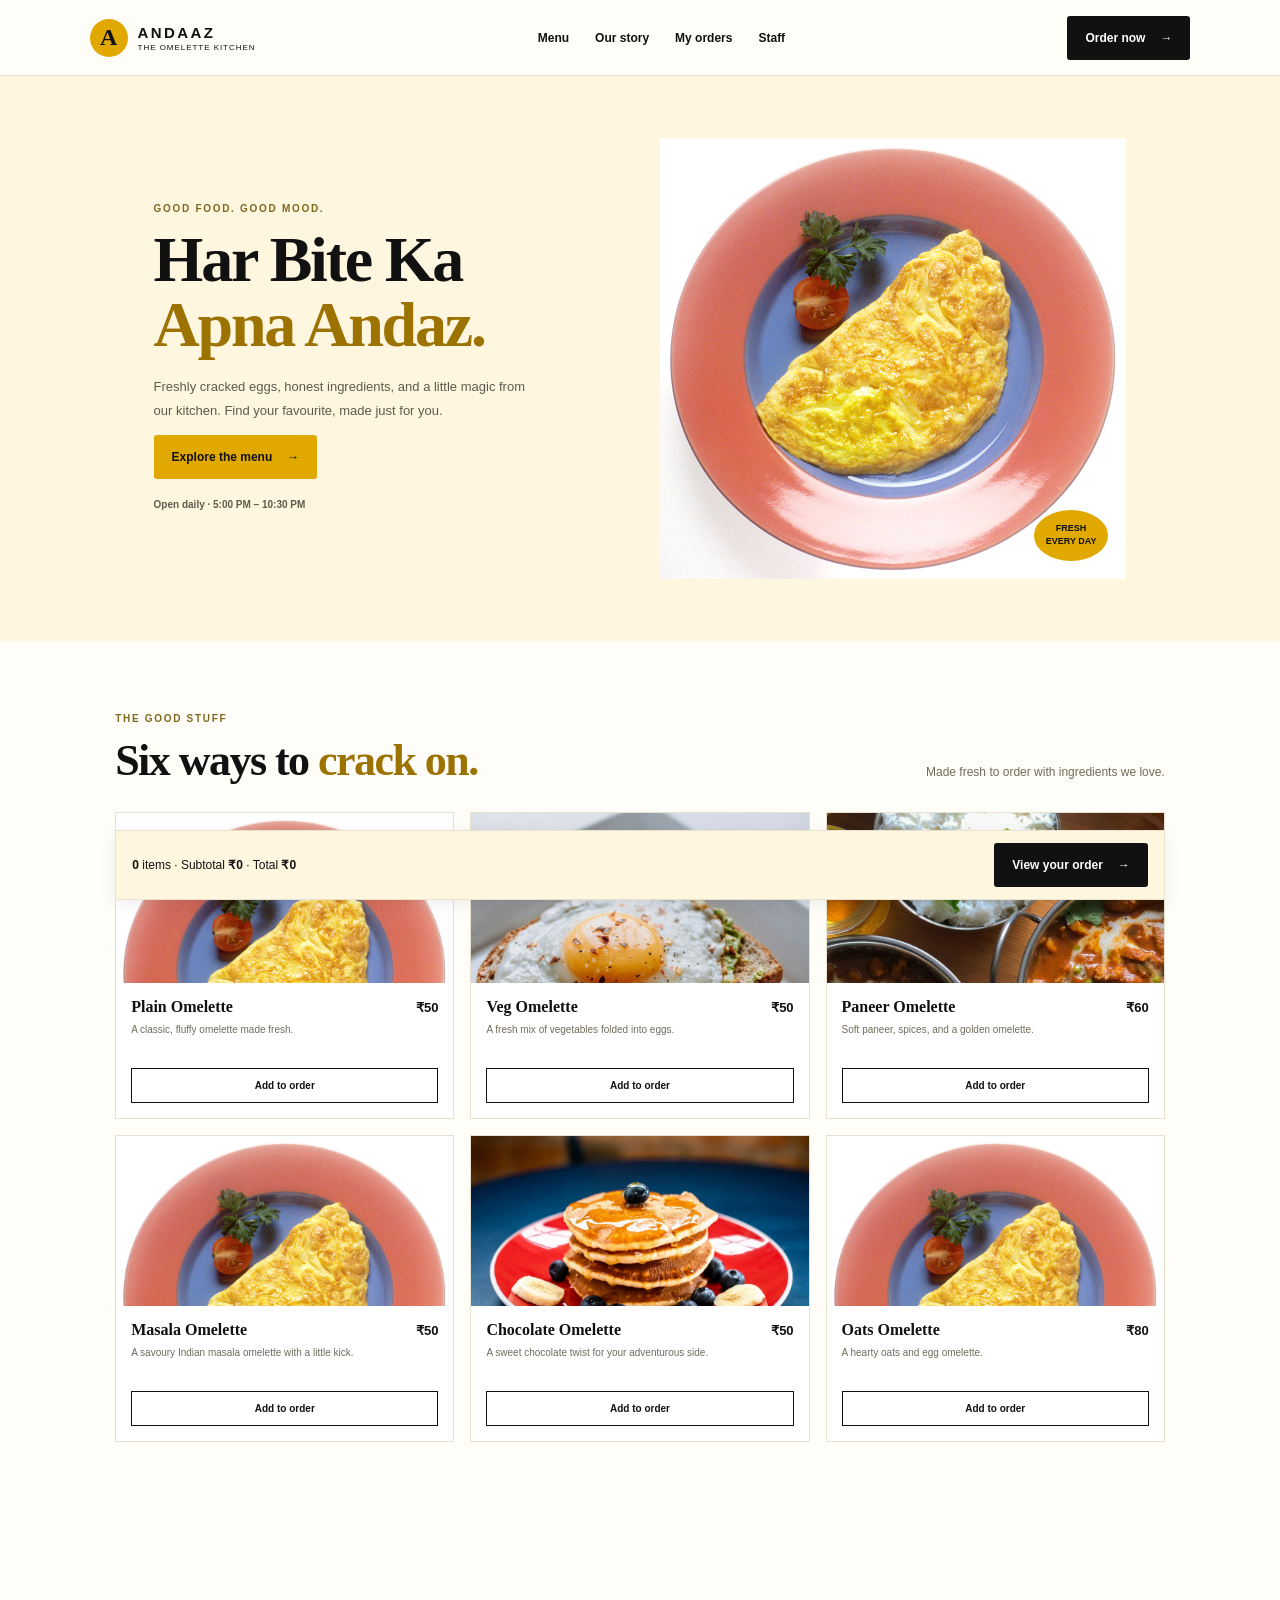
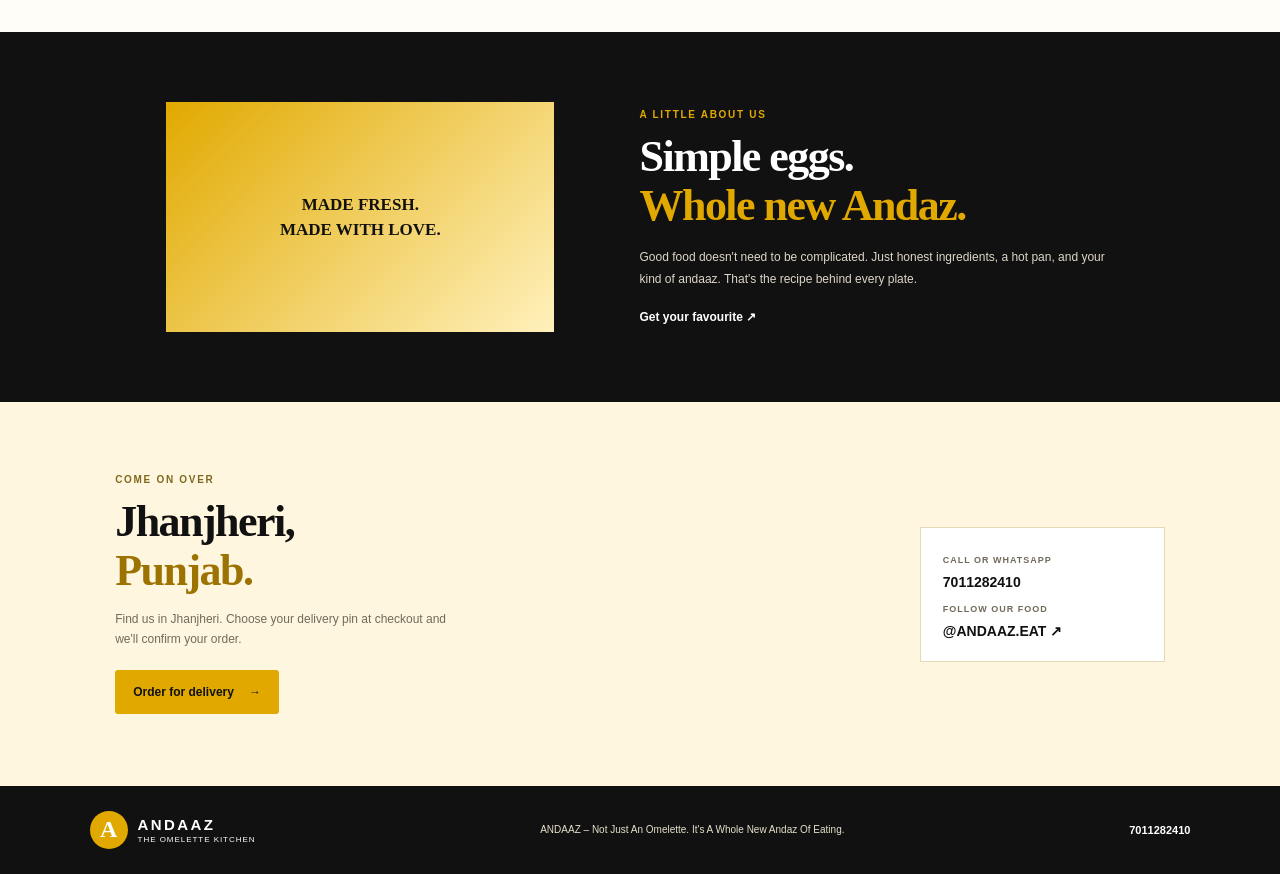
<file: index.html>
<!doctype html>
<html lang="en">
<head>
  <meta charset="utf-8">
  <meta name="viewport" content="width=device-width, initial-scale=1">
  <meta name="theme-color" content="#111111">
  <meta name="description" content="ANDAAZ – Not Just An Omelette. It's A Whole New Andaz Of Eating.">
  <title>ANDAAZ – The Omelette Kitchen</title>
  <link rel="stylesheet" href="css/style.css">
  <script type="module" src="js/app.js"></script>
</head>
<body data-page="menu">
  <header class="site-header">
    <a class="brand" href="index.html"><span class="brand-mark">A</span><span><b>ANDAAZ</b><small>THE OMELETTE KITCHEN</small></span></a>
    <nav aria-label="Main navigation"><a href="#menu">Menu</a><a href="#about">Our story</a><a href="account.html">My orders</a><a href="admin.html">Staff</a></nav>
    <a class="button button-dark" href="order.html">Order now <span aria-hidden="true">→</span></a>
  </header>
  <main>
    <section class="hero">
      <div class="hero-copy"><p class="eyebrow">GOOD FOOD. GOOD MOOD.</p><h1>Har Bite Ka<br><em>Apna Andaz.</em></h1><p>Freshly cracked eggs, honest ingredients, and a little magic from our kitchen. Find your favourite, made just for you.</p><a class="button button-mustard" href="#menu">Explore the menu <span aria-hidden="true">→</span></a><p class="hours-note">Open daily · 5:00 PM – 10:30 PM</p></div>
      <div class="hero-visual" role="img" aria-label="Freshly made omelette"><img src="images/plain-omelette.jpg" alt="Freshly made omelette" onerror="this.hidden=true;this.parentElement.classList.add('photo-fallback')"><span>FRESH<br>EVERY DAY</span></div>
    </section>
    <section class="section-wrap" id="menu"><div class="section-heading"><div><p class="eyebrow">THE GOOD STUFF</p><h2>Six ways to <em>crack on.</em></h2></div><p>Made fresh to order with ingredients we love.</p></div><div class="menu-grid" id="menu-grid" aria-live="polite"></div><p class="form-message" id="menu-message" role="status"></p><div class="cart-bar"><span><strong id="cart-count">0</strong> items · Subtotal <strong id="cart-subtotal">₹0</strong><span id="cart-midnight-line" hidden> · Midnight charge <strong id="cart-midnight-charge">₹20</strong></span> · Total <strong id="cart-total">₹0</strong></span><a class="button button-dark" id="cart-link" href="order.html">View your order <span aria-hidden="true">→</span></a></div></section>
    <section class="story-section" id="about"><div class="story-image" role="img" aria-label="A wholesome meal"><span>MADE FRESH.<br>MADE WITH LOVE.</span></div><div><p class="eyebrow">A LITTLE ABOUT US</p><h2>Simple eggs.<br><em>Whole new Andaz.</em></h2><p>Good food doesn't need to be complicated. Just honest ingredients, a hot pan, and your kind of andaaz. That's the recipe behind every plate.</p><a class="text-link" href="order.html">Get your favourite <span aria-hidden="true">↗</span></a></div></section>
    <section class="visit section-wrap"><div><p class="eyebrow">COME ON OVER</p><h2>Jhanjheri,<br><em>Punjab.</em></h2><p>Find us in Jhanjheri. Choose your delivery pin at checkout and we'll confirm your order.</p><a href="order.html" class="button button-mustard">Order for delivery <span aria-hidden="true">→</span></a></div><div class="contact-card"><span>CALL OR WHATSAPP</span><a href="tel:+917011282410">7011282410</a><span>FOLLOW OUR FOOD</span><a href="https://instagram.com/ANDAAZ.EAT" target="_blank" rel="noopener noreferrer">@ANDAAZ.EAT ↗</a></div></section>
  </main>
  <footer class="site-footer"><a class="brand" href="index.html"><span class="brand-mark">A</span><span><b>ANDAAZ</b><small>THE OMELETTE KITCHEN</small></span></a><p>ANDAAZ – Not Just An Omelette. It's A Whole New Andaz Of Eating.</p><a href="tel:+917011282410">7011282410</a></footer>
</body>
</html>
</file>
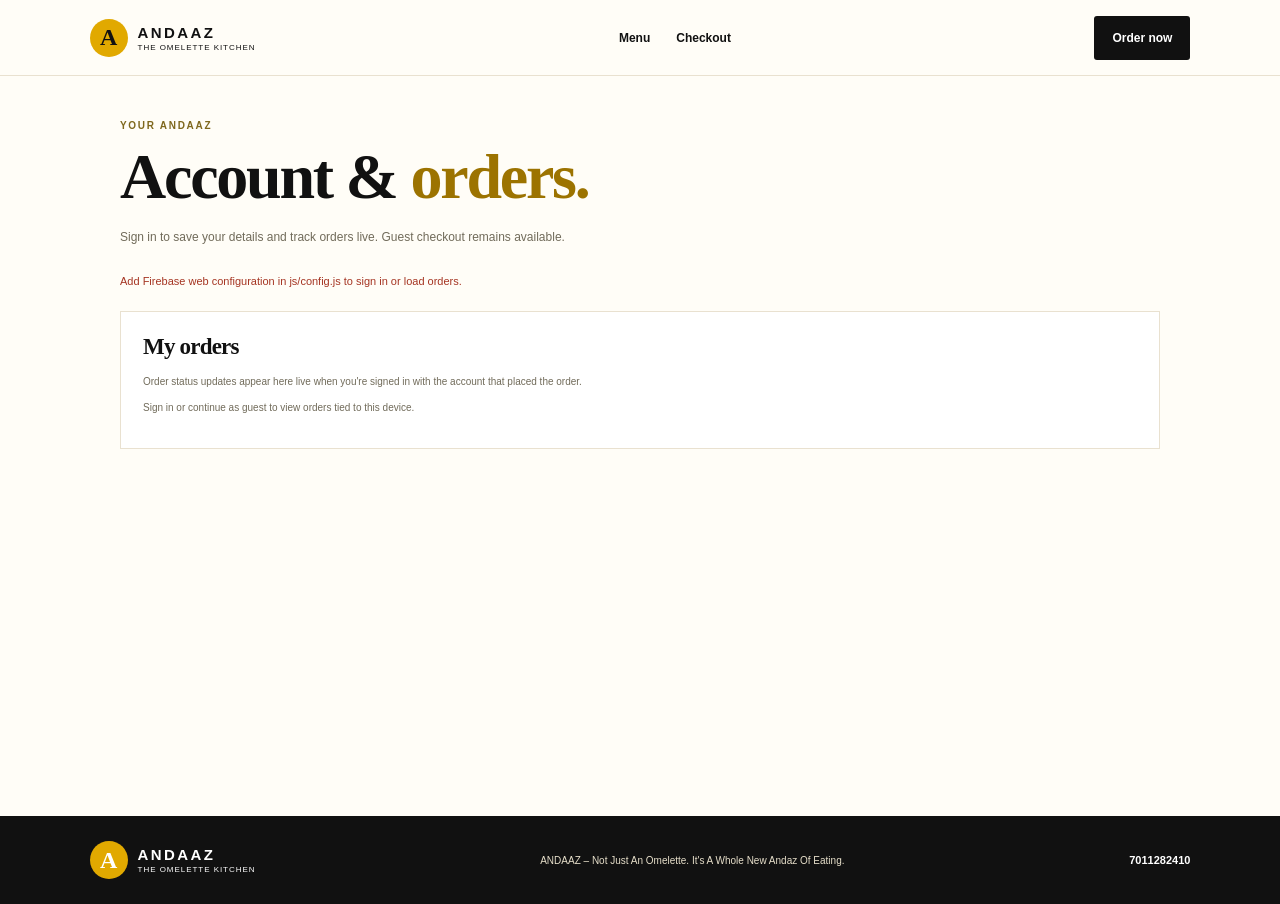
<file: account.html>
<!doctype html>
<html lang="en">
<head>
  <meta charset="utf-8">
  <meta name="viewport" content="width=device-width, initial-scale=1">
  <meta name="theme-color" content="#111111">
  <title>My account · ANDAAZ</title>
  <link rel="stylesheet" href="css/style.css">
  <script type="module" src="js/auth.js"></script>
</head>
<body data-page="account">
  <header class="site-header"><a class="brand" href="index.html"><span class="brand-mark">A</span><span><b>ANDAAZ</b><small>THE OMELETTE KITCHEN</small></span></a><nav aria-label="Main navigation"><a href="index.html#menu">Menu</a><a href="order.html">Checkout</a></nav><a class="button button-dark" href="order.html">Order now</a></header>
  <main class="subpage"><div class="page-heading"><p class="eyebrow">YOUR ANDAAZ</p><h1>Account & <em>orders.</em></h1><p id="account-state">Sign in to save your details and track orders live. Guest checkout remains available.</p></div>
    <p id="account-message" class="form-message" role="status" aria-live="polite"></p>
    <section id="login-panel" class="panel">
      <h2>Optional customer account</h2><p class="muted">Connect Google or use email and password. If you have guest orders on this device, linking the account keeps them with your profile.</p>
      <button id="google-login" class="button button-dark" type="button">Continue with Google</button>
      <form id="email-login" class="panel" style="margin-top:16px">
        <div class="form-row"><div class="field"><label for="account-email">Email</label><input id="account-email" type="email" autocomplete="email" required></div><div class="field"><label for="account-password">Password</label><input id="account-password" type="password" autocomplete="current-password" minlength="6" required></div></div>
        <div class="account-actions"><button class="button button-dark" type="submit">Sign in</button><button id="email-register" class="button button-mustard" type="button">Create account</button><button id="guest-account" class="button-outline" type="button">Continue as guest</button></div>
      </form>
    </section>
    <section id="profile-form" class="panel" hidden><div class="order-card-header"><h2>Saved details</h2><button id="sign-out" class="button-outline" type="button">Sign out</button></div>
      <form id="customer-profile"><div class="form-row"><div class="field"><label for="profile-name">Name</label><input id="profile-name" maxlength="80" required></div><div class="field"><label for="profile-phone">Phone</label><input id="profile-phone" type="tel" maxlength="20" required></div></div><div class="field"><label for="profile-address">Saved address</label><textarea id="profile-address" rows="2" maxlength="300"></textarea></div><button class="button button-dark" type="submit">Save profile</button></form>
    </section>
    <section class="panel" style="margin-top:20px"><h2>My orders</h2><p class="muted">Order status updates appear here live when you're signed in with the account that placed the order.</p><div id="customer-orders"><p class="muted">Sign in or continue as guest to view orders tied to this device.</p></div></section>
  </main>
  <footer class="site-footer"><a class="brand" href="index.html"><span class="brand-mark">A</span><span><b>ANDAAZ</b><small>THE OMELETTE KITCHEN</small></span></a><p>ANDAAZ – Not Just An Omelette. It's A Whole New Andaz Of Eating.</p><a href="tel:+917011282410">7011282410</a></footer>
</body>
</html>
</file>
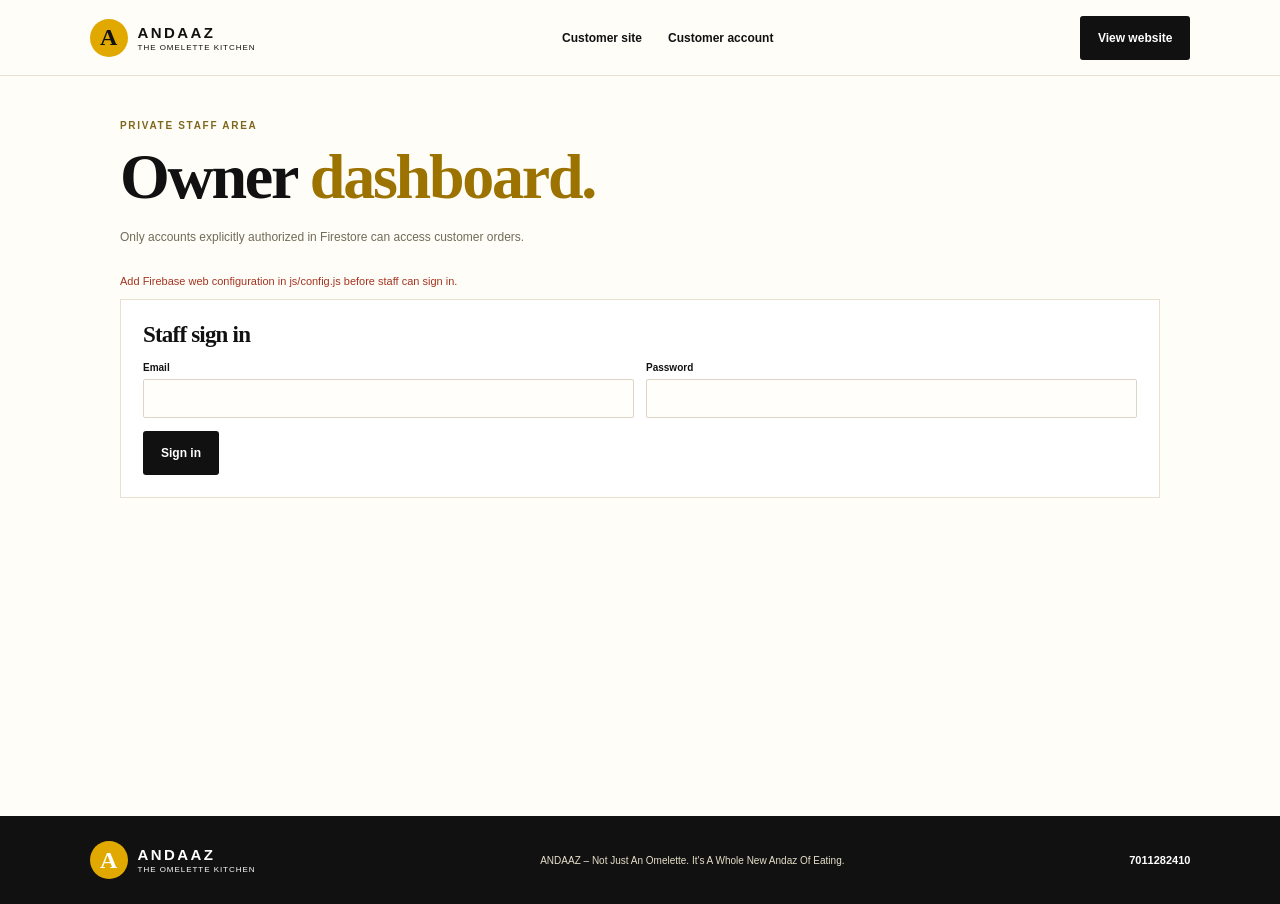
<file: admin.html>
<!doctype html>
<html lang="en">
<head>
  <meta charset="utf-8">
  <meta name="viewport" content="width=device-width, initial-scale=1">
  <meta name="theme-color" content="#111111">
  <title>Owner dashboard · ANDAAZ</title>
  <link rel="stylesheet" href="css/style.css">
  <script type="module" src="js/admin.js"></script>
</head>
<body data-page="admin">
  <header class="site-header"><a class="brand" href="index.html"><span class="brand-mark">A</span><span><b>ANDAAZ</b><small>THE OMELETTE KITCHEN</small></span></a><nav aria-label="Main navigation"><a href="index.html#menu">Customer site</a><a href="account.html">Customer account</a></nav><a class="button button-dark" href="index.html">View website</a></header>
  <main class="subpage"><div class="page-heading"><p class="eyebrow">PRIVATE STAFF AREA</p><h1>Owner <em>dashboard.</em></h1><p>Only accounts explicitly authorized in Firestore can access customer orders.</p></div>
    <p id="admin-message" class="form-message" role="status" aria-live="polite"></p>
    <form id="staff-login" class="panel"><h2>Staff sign in</h2><div class="form-row"><div class="field"><label for="staff-email">Email</label><input id="staff-email" type="email" autocomplete="username" required></div><div class="field"><label for="staff-password">Password</label><input id="staff-password" type="password" autocomplete="current-password" required></div></div><button class="button button-dark" type="submit">Sign in</button></form>
    <section id="dashboard" hidden>
      <div class="admin-metrics"><div class="metric"><span>Today's orders</span><strong id="today-orders">0</strong></div><div class="metric"><span>Today's order revenue*</span><strong id="today-revenue">₹0</strong></div><div class="metric"><span>Today's out-of-area</span><strong id="today-out-area">0</strong></div></div>
      <p class="muted">*Estimated order value for accepted and active orders; the site does not process payments.</p>
      <div class="admin-toolbar"><div class="field"><label for="order-filter">Filter orders</label><select id="order-filter"><option value="all">All</option><option value="new">New</option><option value="out-of-area">Out-of-Area</option><option value="accepted">Accepted / active</option><option value="delivered">Delivered</option><option value="declined">Declined</option></select></div><div><button id="enable-sound" class="button-outline" type="button">Enable new-order sound</button></div><button id="staff-sign-out" class="button button-dark" type="button">Sign out</button></div>
      <div id="orders-list" aria-live="polite"></div>
    </section>
  </main>
  <footer class="site-footer"><a class="brand" href="index.html"><span class="brand-mark">A</span><span><b>ANDAAZ</b><small>THE OMELETTE KITCHEN</small></span></a><p>ANDAAZ – Not Just An Omelette. It's A Whole New Andaz Of Eating.</p><a href="tel:+917011282410">7011282410</a></footer>
</body>
</html>
</file>
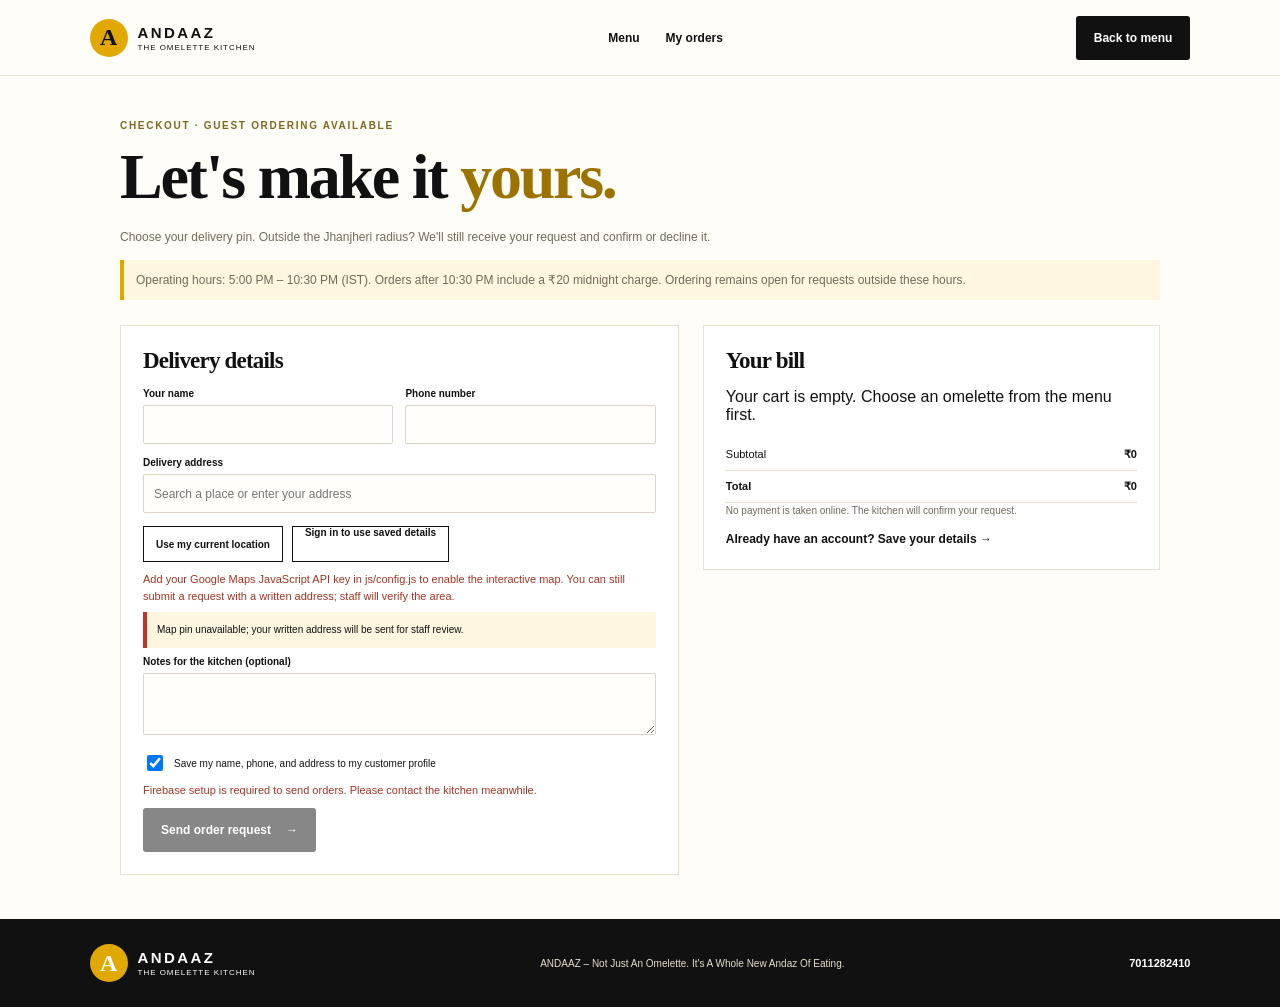
<file: order.html>
<!doctype html>
<html lang="en">
<head>
  <meta charset="utf-8">
  <meta name="viewport" content="width=device-width, initial-scale=1">
  <meta name="theme-color" content="#111111">
  <title>Checkout · ANDAAZ</title>
  <link rel="stylesheet" href="css/style.css">
  <script type="module" src="js/app.js"></script>
</head>
<body data-page="checkout">
  <header class="site-header"><a class="brand" href="index.html"><span class="brand-mark">A</span><span><b>ANDAAZ</b><small>THE OMELETTE KITCHEN</small></span></a><nav aria-label="Main navigation"><a href="index.html#menu">Menu</a><a href="account.html">My orders</a></nav><a class="button button-dark" href="index.html">Back to menu</a></header>
  <main class="subpage">
    <div class="page-heading"><p class="eyebrow">CHECKOUT · GUEST ORDERING AVAILABLE</p><h1>Let's make it <em>yours.</em></h1><p>Choose your delivery pin. Outside the Jhanjheri radius? We'll still receive your request and confirm or decline it.</p><p class="notice">Operating hours: 5:00 PM – 10:30 PM (IST). Orders after 10:30 PM include a ₹20 midnight charge. Ordering remains open for requests outside these hours.</p></div>
    <div class="content-grid">
      <section class="panel"><h2>Delivery details</h2><form id="checkout-form">
        <div class="form-row"><div class="field"><label for="customer-name">Your name</label><input id="customer-name" name="name" autocomplete="name" maxlength="80" required></div><div class="field"><label for="customer-phone">Phone number</label><input id="customer-phone" name="phone" type="tel" autocomplete="tel" maxlength="20" pattern="[0-9+() -]{7,20}" required></div></div>
        <div class="field"><label for="delivery-address">Delivery address</label><input id="delivery-address" name="address" autocomplete="street-address" maxlength="300" required placeholder="Search a place or enter your address"></div>
        <div class="map-tools"><button class="button-outline" id="use-location" type="button" disabled>Use my current location</button><a class="button-outline" href="account.html">Sign in to use saved details</a></div>
        <div id="map" class="map-canvas" aria-label="Choose your delivery location on the map"></div>
        <p class="form-message" id="maps-message" role="status"></p><p id="area-status" class="map-status">Choose a delivery location to check the service radius.</p>
        <div class="field"><label for="order-notes">Notes for the kitchen (optional)</label><textarea id="order-notes" name="notes" rows="3" maxlength="300"></textarea></div>
        <label class="inline-check"><input id="save-address" type="checkbox" checked> Save my name, phone, and address to my customer profile</label>
        <p id="checkout-message" class="form-message" role="status" aria-live="polite"></p>
        <button id="place-order" class="button button-dark" type="submit">Send order request <span aria-hidden="true">→</span></button>
      </form></section>
      <aside class="panel"><h2>Your bill</h2><div class="bill-items" id="checkout-items"></div><div class="bill-line"><span>Subtotal</span><strong id="subtotal">₹0</strong></div><div class="bill-line" id="midnight-line" hidden><span>Midnight charge</span><strong id="midnight-charge">₹0</strong></div><p id="midnight-notice" class="notice" hidden>A ₹20 charge applies to orders placed after 10:30 PM IST.</p><div class="bill-line bill-total"><span>Total</span><strong id="order-total">₹0</strong></div><p class="muted">No payment is taken online. The kitchen will confirm your request.</p><a href="account.html" class="text-link">Already have an account? Save your details →</a></aside>
    </div>
  </main>
  <footer class="site-footer"><a class="brand" href="index.html"><span class="brand-mark">A</span><span><b>ANDAAZ</b><small>THE OMELETTE KITCHEN</small></span></a><p>ANDAAZ – Not Just An Omelette. It's A Whole New Andaz Of Eating.</p><a href="tel:+917011282410">7011282410</a></footer>
</body>
</html>
</file>
<file: css/style.css>
:root {
  color-scheme: light;
  --black: #111111;
  --mustard: #e1a900;
  --cream: #fff6e0;
  --paper: #fffdf7;
  --muted: #716b5a;
  --line: #e9e1d0;
  font-family: "DM Sans", Arial, sans-serif;
}

* { box-sizing: border-box; }
html { scroll-behavior: smooth; }
body { margin: 0; color: var(--black); background: var(--paper); }
a { color: inherit; text-decoration: none; }
button, input, textarea, select { font: inherit; }
button { cursor: pointer; }
.site-header { min-height: 76px; padding: 12px 7%; display: flex; align-items: center; justify-content: space-between; gap: 20px; border-bottom: 1px solid var(--line); background: var(--paper); }
.brand { display: inline-flex; align-items: center; gap: 10px; }
.brand-mark { width: 38px; height: 38px; display: grid; place-items: center; border-radius: 50%; background: var(--mustard); font: 800 24px Georgia, serif; }
.brand b { display: block; font-size: 15px; letter-spacing: .16em; }
.brand small { display: block; margin-top: 2px; font-size: 8px; letter-spacing: .12em; }
.site-header nav { display: flex; align-items: center; gap: 26px; font-size: 12px; font-weight: 700; }
.site-header nav a:hover, .text-link:hover { color: #947000; }
.button { min-height: 44px; padding: 0 18px; display: inline-flex; align-items: center; justify-content: center; gap: 15px; border: 0; border-radius: 3px; font-size: 12px; font-weight: 700; transition: transform .18s ease, background .18s ease; }
.button:hover:not(:disabled) { transform: translateY(-2px); }
.button-dark { color: white; background: var(--black); }
.button-mustard { color: var(--black); background: var(--mustard); }
.button:disabled { opacity: .5; cursor: not-allowed; }
.hero { min-height: 490px; padding: 62px 12%; display: grid; grid-template-columns: 1fr 1fr; align-items: center; gap: 40px; background: var(--cream); }
.hero-copy { max-width: 480px; }
.eyebrow { margin: 0 0 13px; color: #7f681e; font-size: 10px; font-weight: 800; letter-spacing: .17em; }
h1, h2, h3, p { margin-top: 0; }
h1, h2 { font-family: Georgia, "Times New Roman", serif; letter-spacing: -.035em; }
h1 { margin-bottom: 18px; font-size: clamp(42px, 5vw, 66px); line-height: 1.02; }
h1 em, h2 em { color: #9c7300; font-style: normal; }
.hero-copy > p:not(.eyebrow) { max-width: 390px; color: #5e594c; font-size: 13px; line-height: 1.8; }
.hours-note { margin: 17px 0 0; font-size: 10px !important; font-weight: 700; }
.hero-visual { position: relative; min-height: 325px; display: grid; place-items: center; overflow: hidden; background: #e9d8a9; }
.hero-visual img { width: 100%; height: 100%; min-height: 325px; object-fit: cover; }
.hero-visual span { position: absolute; right: 18px; bottom: 18px; padding: 12px; border-radius: 50%; color: var(--black); background: var(--mustard); font-size: 9px; font-weight: 800; line-height: 1.5; text-align: center; }
.photo-fallback::before { content: "🍳"; font-size: 100px; }
.photo-fallback span { display: none; }
.section-wrap { padding: 72px 9%; }
.section-heading { margin-bottom: 27px; display: flex; align-items: end; justify-content: space-between; gap: 24px; }
h2 { margin-bottom: 0; font-size: clamp(30px, 3.5vw, 44px); line-height: 1.1; }
.section-heading > p { max-width: 280px; margin-bottom: 3px; color: var(--muted); font-size: 12px; line-height: 1.7; }
.menu-grid { display: grid; grid-template-columns: repeat(3, minmax(0, 1fr)); gap: 16px; }
.menu-card { overflow: hidden; border: 1px solid var(--line); background: white; }
.menu-photo { height: 170px; position: relative; display: grid; place-items: center; overflow: hidden; background: var(--cream); }
.menu-photo img { width: 100%; height: 100%; object-fit: cover; transition: transform .25s ease; }
.menu-card:hover .menu-photo img { transform: scale(1.04); }
.menu-photo.image-fallback::after { content: "🍳"; font-size: 48px; }
.menu-photo.image-fallback img { display: none; }
.menu-card-copy { padding: 15px; }
.menu-card-title { margin-bottom: 6px; display: flex; align-items: baseline; justify-content: space-between; gap: 8px; }
.menu-card-title h3 { margin: 0; font: 700 16px Georgia, serif; }
.menu-card-title strong { font-size: 13px; }
.menu-card-copy p { min-height: 34px; margin-bottom: 12px; color: var(--muted); font-size: 10px; line-height: 1.6; }
.add-button { width: 100%; min-height: 35px; border: 1px solid var(--black); color: var(--black); background: white; font-size: 10px; font-weight: 800; }
.add-button:hover { color: white; background: var(--black); }
.cart-bar { position: sticky; bottom: 0; z-index: 4; margin-top: 22px; padding: 12px 16px; display: flex; align-items: center; justify-content: space-between; border: 1px solid var(--line); background: var(--cream); box-shadow: 0 4px 16px #11111112; font-size: 12px; }
.story-section { padding: 70px 13%; display: grid; grid-template-columns: .9fr 1.1fr; align-items: center; gap: 9%; color: white; background: var(--black); }
.story-section .eyebrow { color: var(--mustard); }
.story-section p:not(.eyebrow) { margin: 17px 0; color: #ddd7c8; font-size: 12px; line-height: 1.8; }
.story-section h2 em { color: var(--mustard); }
.story-image { min-height: 230px; display: grid; place-items: center; color: var(--black); background: linear-gradient(135deg,#e1a900,#fff1bc); font: 800 17px Georgia,serif; text-align: center; line-height: 1.5; }
.text-link { font-size: 12px; font-weight: 800; }
.visit { display: flex; align-items: center; justify-content: space-between; gap: 28px; background: var(--cream); }
.visit > div:first-child > p:not(.eyebrow) { max-width: 350px; margin: 14px 0 20px; color: var(--muted); font-size: 12px; line-height: 1.7; }
.contact-card { min-width: 245px; padding: 22px; display: grid; gap: 9px; border: 1px solid #e6d9ba; background: white; }
.contact-card span { margin-top: 5px; color: var(--muted); font-size: 9px; font-weight: 800; letter-spacing: .11em; }
.contact-card a { font-size: 14px; font-weight: 800; }
.site-footer { padding: 25px 7%; display: flex; align-items: center; justify-content: space-between; gap: 18px; background: var(--black); color: white; }
.site-footer p { max-width: 440px; margin: 0; color: #e7dfca; font-size: 10px; text-align: center; }
.site-footer > a:last-child { font-size: 11px; font-weight: 700; }
.subpage { min-height: calc(100vh - 160px); padding: 44px max(6%, calc((100% - 1040px)/2)); }
.page-heading { margin-bottom: 25px; }
.page-heading p:not(.eyebrow) { color: var(--muted); font-size: 12px; line-height: 1.7; }
.content-grid { display: grid; grid-template-columns: minmax(0,1.1fr) minmax(290px,.9fr); gap: 24px; align-items: start; }
.panel { padding: 22px; border: 1px solid var(--line); background: white; }
.panel h2, .panel h3 { margin-bottom: 15px; font-size: 23px; }
.panel h3 { font-size: 18px; }
.field { margin-bottom: 13px; }
.field label { margin-bottom: 6px; display: block; font-size: 10px; font-weight: 800; }
.field input, .field textarea, .field select, .admin-toolbar select, .admin-toolbar input { width: 100%; min-height: 39px; padding: 9px 10px; border: 1px solid #dcd5c7; border-radius: 2px; color: var(--black); background: #fffefa; font-size: 12px; }
.field textarea { resize: vertical; }
.field input:focus, .field textarea:focus { outline: 2px solid #e1a90055; border-color: var(--mustard); }
.form-row { display: grid; grid-template-columns: 1fr 1fr; gap: 12px; }
.form-message { min-height: 18px; margin: 8px 0; color: #a53422; font-size: 11px; line-height: 1.5; }
.form-message.success { color: #27623a; }
.muted { color: var(--muted); font-size: 10px; line-height: 1.6; }
.map-tools { margin: 9px 0; display: flex; flex-wrap: wrap; gap: 9px; }
.button-outline { min-height: 36px; padding: 0 12px; border: 1px solid var(--black); color: var(--black); background: white; font-size: 10px; font-weight: 700; }
.map-canvas { width: 100%; height: 310px; background: #ede8d9; }
.map-status { margin: 8px 0; padding: 10px; background: var(--cream); font-size: 10px; line-height: 1.6; }
.map-status.outside { border-left: 4px solid #c23228; }
.map-status.inside { border-left: 4px solid #31834a; }
.bill-line { padding: 9px 0; display: flex; justify-content: space-between; gap: 10px; border-bottom: 1px solid var(--line); font-size: 11px; }
.bill-total { font-weight: 800; }
.bill-items { margin-bottom: 15px; }
.inline-check { display: flex; align-items: center; gap: 8px; font-size: 10px; }
.inline-check input { width: 16px; height: 16px; }
.account-actions { display: flex; flex-wrap: wrap; gap: 9px; }
.order-card { margin-bottom: 12px; padding: 16px; border: 1px solid var(--line); background: white; }
.order-card-header { display: flex; justify-content: space-between; gap: 12px; font-size: 12px; font-weight: 800; }
.order-status { display: inline-block; padding: 5px 8px; background: var(--cream); font-size: 10px; font-weight: 800; }
.order-status.danger { color: #9e241e; background: #ffe8e5; }
.status-steps { margin: 14px 0; display: grid; grid-template-columns: repeat(4,1fr); gap: 5px; }
.status-step { padding-top: 8px; border-top: 3px solid #ded9ce; color: #8d8779; font-size: 8px; text-align: center; }
.status-step.active { border-color: var(--mustard); color: var(--black); font-weight: 800; }
.admin-toolbar { margin-bottom: 17px; display: grid; grid-template-columns: 1fr 1fr auto; gap: 10px; align-items: end; }
.admin-metrics { margin-bottom: 18px; display: grid; grid-template-columns: repeat(3,1fr); gap: 10px; }
.metric { padding: 14px; background: var(--cream); }
.metric span { display: block; color: var(--muted); font-size: 9px; }
.metric strong { display: block; margin-top: 5px; font-size: 20px; }
.out-badge { padding: 4px 7px; color: white; background: #b52e25; font-size: 9px; font-weight: 800; }
.admin-actions { margin-top: 12px; display: flex; flex-wrap: wrap; gap: 7px; }
.admin-actions button { min-height: 32px; padding: 0 10px; border: 1px solid var(--black); background: white; font-size: 9px; font-weight: 800; }
.admin-actions button:hover { color: white; background: var(--black); }
.admin-actions .decline { border-color: #b52e25; color: #9d241d; }
.admin-actions .decline:hover { color: white; background: #b52e25; }
.admin-order-details { margin-top: 10px; color: #514d43; font-size: 10px; line-height: 1.7; }
.admin-order-details a { text-decoration: underline; }
.status-filter { display: flex; gap: 8px; align-items: center; }
.notice { padding: 10px 12px; border-left: 4px solid var(--mustard); background: var(--cream); font-size: 10px; line-height: 1.6; }
[hidden] { display: none !important; }
@media (max-width: 760px) {
  .site-header { padding: 12px 5%; }
  .site-header nav { gap: 12px; font-size: 10px; }
  .site-header nav a:nth-child(2) { display: none; }
  .hero { padding: 42px 7%; grid-template-columns: 1fr; }
  .hero-visual { min-height: 240px; }
  .hero-visual img { min-height: 240px; }
  .section-wrap { padding: 48px 6%; }
  .menu-grid { grid-template-columns: repeat(2,minmax(0,1fr)); }
  .story-section { padding: 48px 7%; }
  .content-grid { grid-template-columns: 1fr; }
  .site-footer { flex-wrap: wrap; }
  .site-footer p { order: 2; width: 100%; text-align: left; }
}
@media (max-width: 480px) {
  .site-header nav { display: none; }
  .menu-grid { gap: 9px; }
  .menu-photo { height: 130px; }
  .menu-card-copy { padding: 10px; }
  .menu-card-title h3 { font-size: 13px; }
  .menu-card-copy p { font-size: 9px; }
  .section-heading, .visit { align-items: flex-start; flex-direction: column; }
  .story-section { grid-template-columns: 1fr; }
  .contact-card { width: 100%; }
  .subpage { padding: 32px 5%; }
  .panel { padding: 16px; }
  .form-row, .admin-toolbar { grid-template-columns: 1fr; }
  .map-canvas { height: 250px; }
}
</file>
